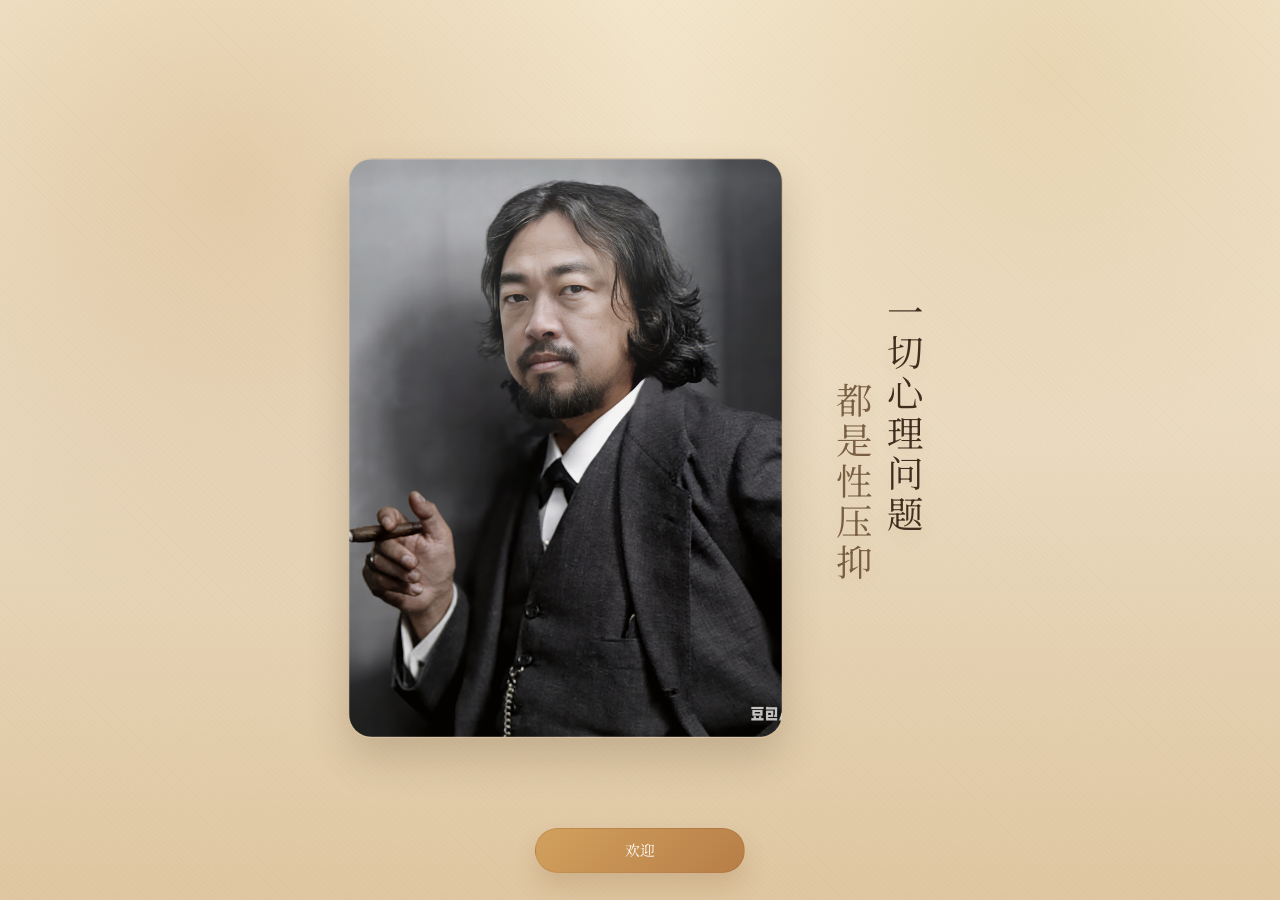
<file: index.html>
<!doctype html>
<html lang="zh-CN">
  <head>
    <meta charset="utf-8">
    <meta name="viewport" content="width=device-width, initial-scale=1">
    <title>导引页 | 论语——峰哥亡命天涯</title>
    <link rel="stylesheet" href="app/static/css/variables.css">
    <link rel="stylesheet" href="app/static/css/base.css">
    <link rel="stylesheet" href="app/static/css/layout.css">
    <link rel="stylesheet" href="app/static/css/components.css">
    <link rel="stylesheet" href="app/static/css/animations.css">
  </head>
  <body class="is-landing">
    <div class="site-grain" aria-hidden="true"></div>
    <main class="page-shell page-shell-landing">
      <section class="guide-shell container">
        <div class="guide-photo-frame">
          <img
            src="app/static/img/fengge-photo.png"
            alt="峰哥照片"
            loading="eager"
            onerror="this.style.display='none'; this.nextElementSibling.style.display='grid';"
          >
          <div class="guide-photo-fallback" style="display: none;">
            <p>请放置图片：</p>
            <code>app/static/img/fengge-photo.png</code>
          </div>
        </div>

        <div class="guide-copy" aria-label="一切心理问题，都是性压抑">
          <p class="guide-vertical guide-vertical-left">都是性压抑</p>
          <p class="guide-vertical guide-vertical-right">一切心理问题</p>
        </div>

        <div class="guide-bottom-action">
          <a class="btn btn-solid btn-entry guide-enter" href="home.html">欢迎</a>
        </div>
      </section>
    </main>

    <script src="app/static/js/main.js" defer></script>
  </body>
</html>
</file>
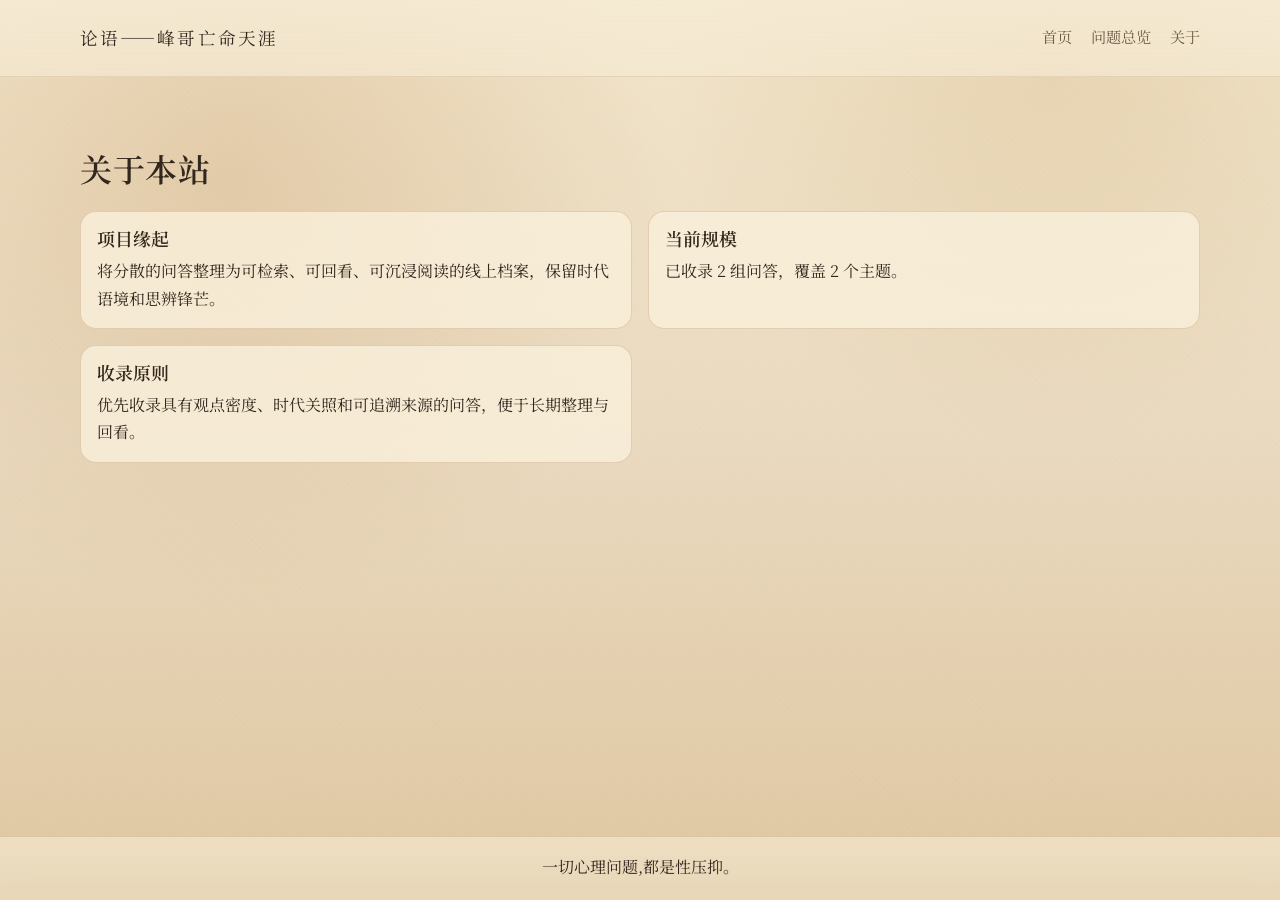
<file: about.html>
<!doctype html>
<html lang="zh-CN">
  <head>
    <meta charset="utf-8">
    <meta name="viewport" content="width=device-width, initial-scale=1">
    <title>关于 | 论语——峰哥亡命天涯</title>
    <link rel="stylesheet" href="app/static/css/variables.css">
    <link rel="stylesheet" href="app/static/css/base.css">
    <link rel="stylesheet" href="app/static/css/layout.css">
    <link rel="stylesheet" href="app/static/css/components.css">
    <link rel="stylesheet" href="app/static/css/animations.css">
  </head>
  <body>
    <div class="site-grain" aria-hidden="true"></div>
    <header class="site-header">
      <div class="container nav-shell">
        <a href="home.html" class="brand">
          <span class="brand-cn">论语——峰哥亡命天涯</span>
        </a>
        <nav class="site-nav" aria-label="主导航">
          <a href="home.html">首页</a>
          <a href="quotes.html">问题总览</a>
          <a href="about.html">关于</a>
        </nav>
      </div>
    </header>

    <main class="page-shell">
      <section class="container section-block about">
        <div class="section-head reveal">
          <h1>关于本站</h1>
        </div>

        <div class="about-grid">
          <article class="about-card reveal">
            <h2>项目缘起</h2>
            <p>将分散的问答整理为可检索、可回看、可沉浸阅读的线上档案，保留时代语境和思辨锋芒。</p>
          </article>
          <article class="about-card reveal">
            <h2>当前规模</h2>
            <p>已收录 <span id="about-total">0</span> 组问答，覆盖 <span id="about-topics">0</span> 个主题。</p>
          </article>
          <article class="about-card reveal">
            <h2>收录原则</h2>
            <p>优先收录具有观点密度、时代关照和可追溯来源的问答，便于长期整理与回看。</p>
          </article>
        </div>
      </section>
    </main>

    <footer class="site-footer">
      <div class="container footer-inner">
        <p>一切心理问题,都是性压抑。</p>
      </div>
    </footer>

    <script src="app/static/js/main.js" defer></script>
    <script type="module" src="app/static/js/about.js"></script>
  </body>
</html>
</file>
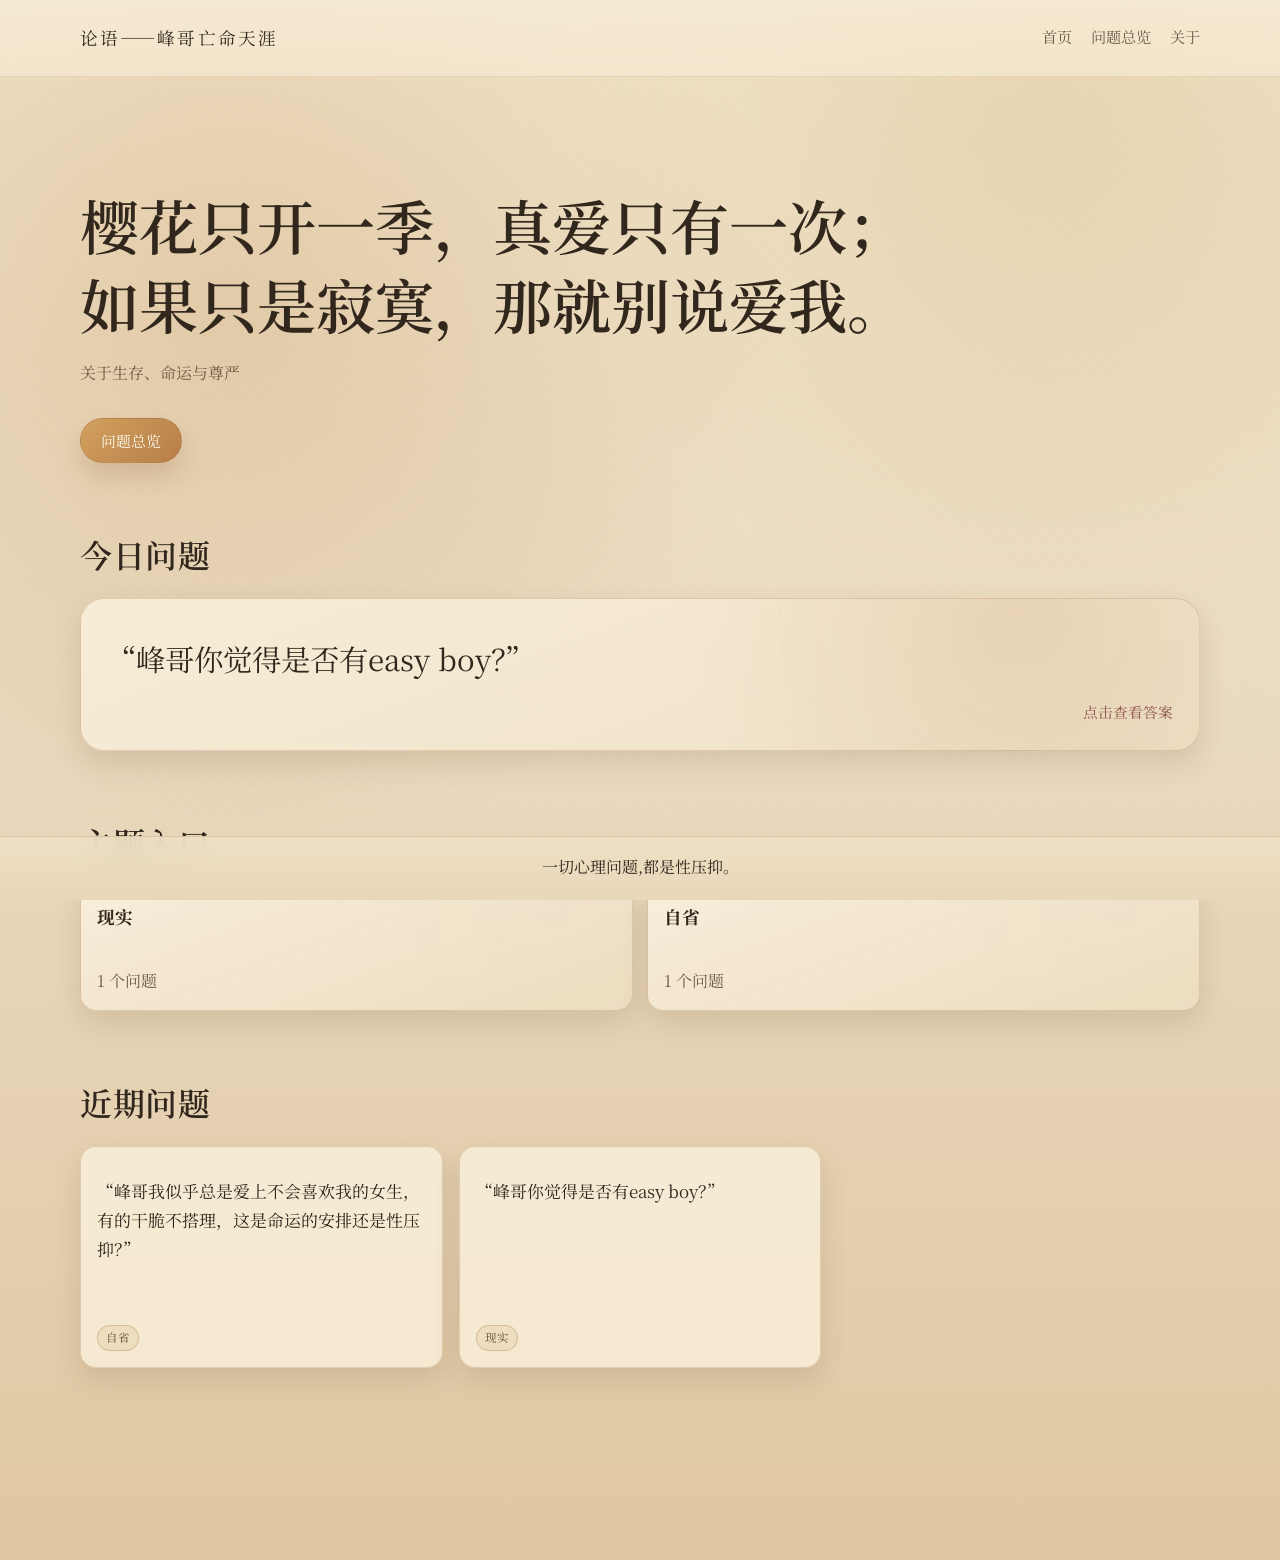
<file: home.html>
<!doctype html>
<html lang="zh-CN">
  <head>
    <meta charset="utf-8">
    <meta name="viewport" content="width=device-width, initial-scale=1">
    <title>首页 | 论语——峰哥亡命天涯</title>
    <link rel="stylesheet" href="app/static/css/variables.css">
    <link rel="stylesheet" href="app/static/css/base.css">
    <link rel="stylesheet" href="app/static/css/layout.css">
    <link rel="stylesheet" href="app/static/css/components.css">
    <link rel="stylesheet" href="app/static/css/animations.css">
  </head>
  <body>
    <div class="site-grain" aria-hidden="true"></div>
    <header class="site-header">
      <div class="container nav-shell">
        <a href="home.html" class="brand">
          <span class="brand-cn">论语——峰哥亡命天涯</span>
        </a>
        <nav class="site-nav" aria-label="主导航">
          <a href="home.html">首页</a>
          <a href="quotes.html">问题总览</a>
          <a aria-disabled="true" href="about.html">关于</a>
        </nav>
      </div>
    </header>

    <main class="page-shell">
      <section class="hero container">
        <h1 class="hero-title reveal">
          <span class="hero-title-line">樱花只开一季，真爱只有一次；</span>
          <span class="hero-title-line">如果只是寂寞，那就别说爱我。</span>
        </h1>
        <p class="hero-subtitle reveal">关于生存、命运与尊严</p>
        <div class="hero-actions reveal">
          <a class="btn btn-solid btn-entry" href="quotes.html">问题总览</a>
        </div>
      </section>

      <section class="container section-block">
        <div class="section-head reveal">
          <h2>今日问题</h2>
        </div>
        <article id="featured-quote" class="featured-quote reveal"></article>
      </section>

      <section class="container section-block">
        <div class="section-head reveal">
          <h2>主题入口</h2>
        </div>
        <div id="topic-grid" class="topic-grid"></div>
      </section>

      <section class="container section-block">
        <div class="section-head reveal">
          <h2>近期问题</h2>
        </div>
        <div id="recent-grid" class="quote-grid"></div>
      </section>
    </main>

    <footer class="site-footer">
      <div class="container footer-inner">
        <p>一切心理问题,都是性压抑。</p>
      </div>
    </footer>

    <script src="app/static/js/main.js" defer></script>
    <script type="module" src="app/static/js/home.js"></script>
  </body>
</html>
</file>
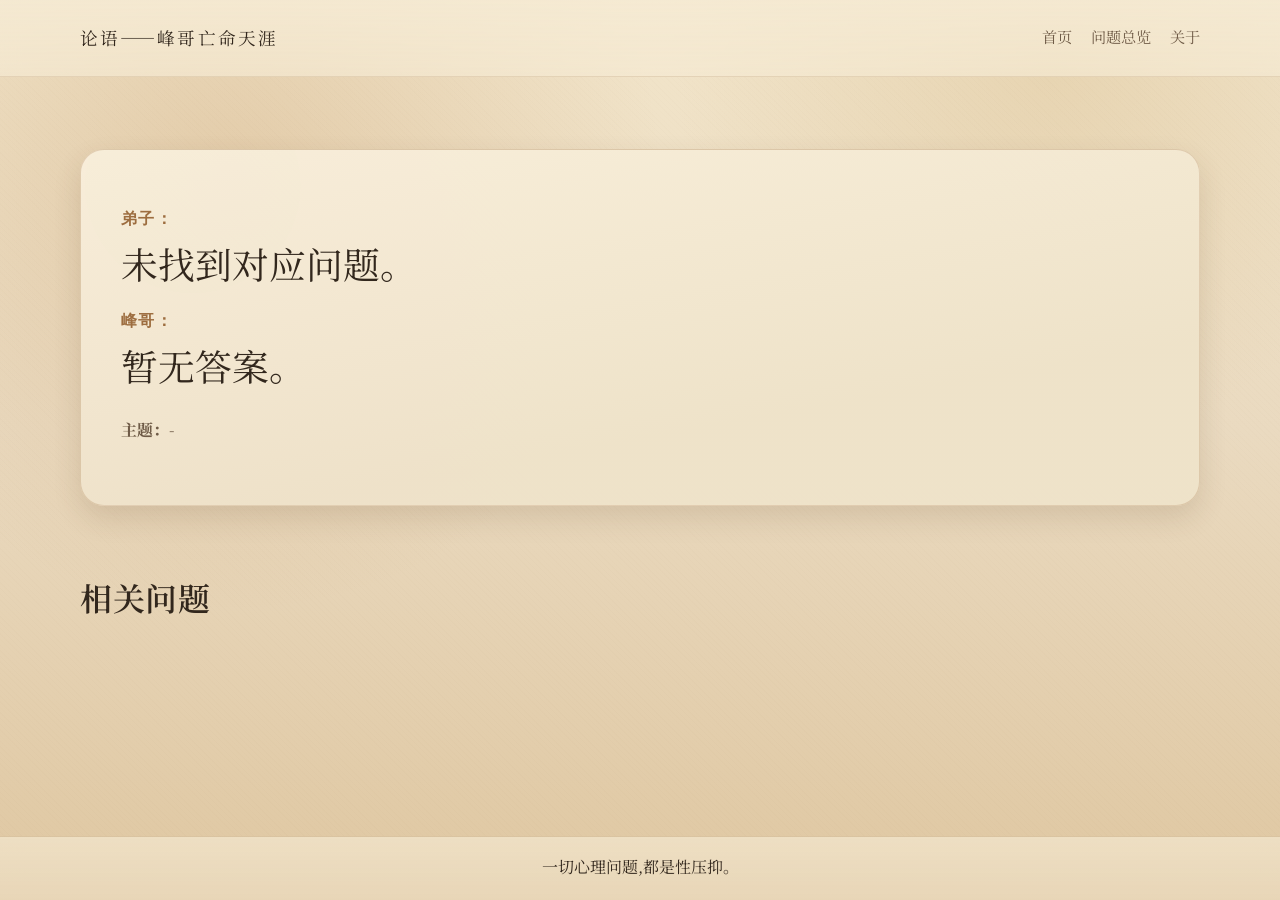
<file: quote.html>
<!doctype html>
<html lang="zh-CN">
  <head>
    <meta charset="utf-8">
    <meta name="viewport" content="width=device-width, initial-scale=1">
    <title>答案详情 | 论语——峰哥亡命天涯</title>
    <link rel="stylesheet" href="app/static/css/variables.css">
    <link rel="stylesheet" href="app/static/css/base.css">
    <link rel="stylesheet" href="app/static/css/layout.css">
    <link rel="stylesheet" href="app/static/css/components.css">
    <link rel="stylesheet" href="app/static/css/animations.css">
  </head>
  <body>
    <div class="site-grain" aria-hidden="true"></div>
    <header class="site-header">
      <div class="container nav-shell">
        <a href="home.html" class="brand">
          <span class="brand-cn">论语——峰哥亡命天涯</span>
        </a>
        <nav class="site-nav" aria-label="主导航">
          <a href="home.html">首页</a>
          <a href="quotes.html">问题总览</a>
          <a href="about.html">关于</a>
        </nav>
      </div>
    </header>

    <main class="page-shell">
      <article class="container section-block quote-detail">
        <header class="quote-detail-head reveal">
        </header>

        <section class="detail-block reveal">
          <h2 class="detail-block-title">弟子：</h2>
          <blockquote id="detail-question" class="quote-detail-text"></blockquote>
        </section>

        <section class="detail-block reveal">
          <h2 class="detail-block-title">峰哥：</h2>
          <p id="detail-answer" class="detail-answer"></p>
        </section>

        <section class="detail-meta reveal">
          <p><strong>主题：</strong><span id="detail-topics"></span></p>
        </section>

        <nav class="detail-nav reveal" aria-label="相邻问题导航">
          <a id="prev-link" href="#" hidden></a>
          <a id="next-link" href="#" hidden></a>
        </nav>
      </article>

      <section class="container section-block">
        <div class="section-head reveal">
          <h2>相关问题</h2>
        </div>
        <div id="related-grid" class="quote-grid quote-grid-compact"></div>
      </section>
    </main>

    <footer class="site-footer">
      <div class="container footer-inner">
        <p>一切心理问题,都是性压抑。</p>
      </div>
    </footer>

    <script src="app/static/js/main.js" defer></script>
    <script type="module" src="app/static/js/quote.js"></script>
  </body>
</html>
</file>
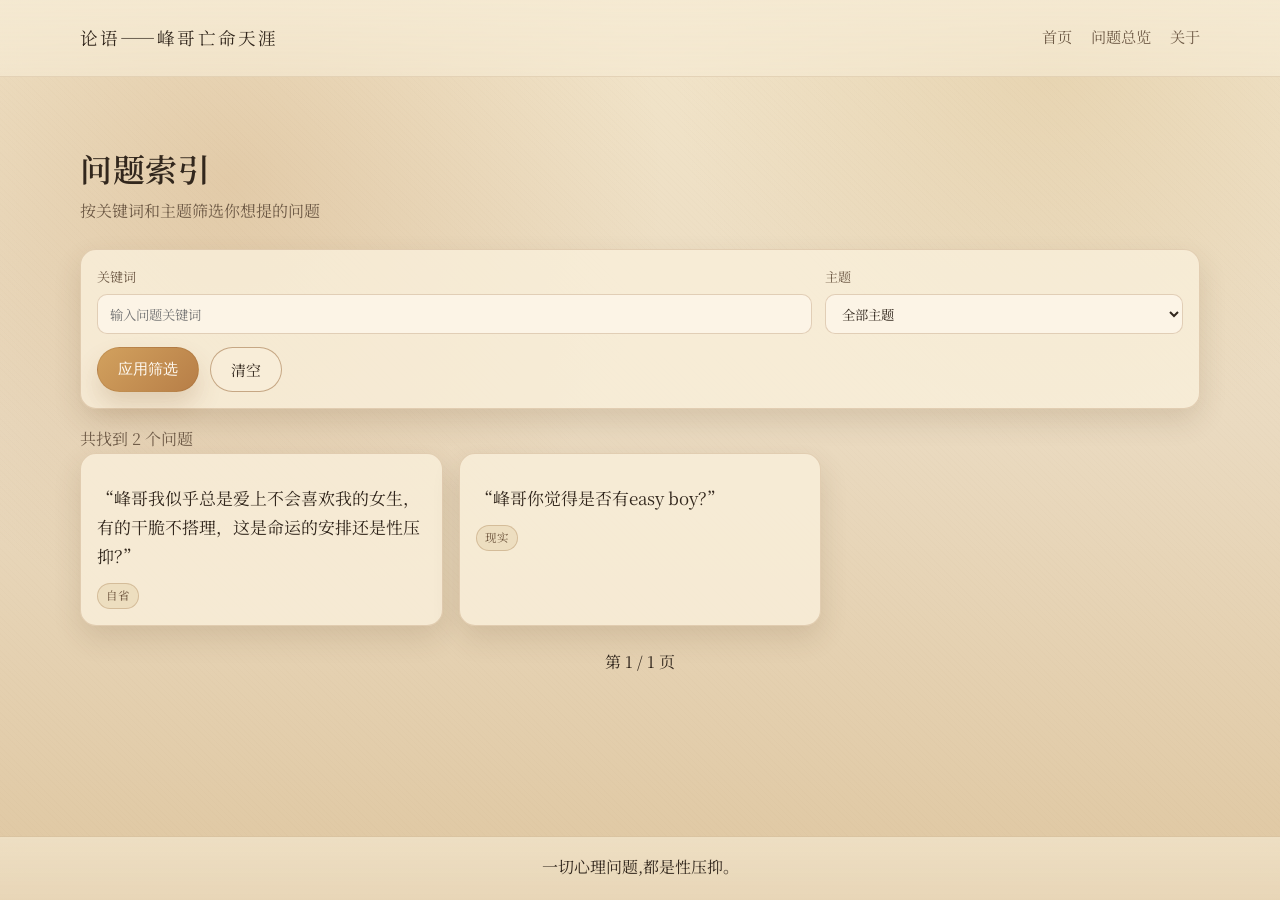
<file: quotes.html>
<!doctype html>
<html lang="zh-CN">
  <head>
    <meta charset="utf-8">
    <meta name="viewport" content="width=device-width, initial-scale=1">
    <title>问题总览 | 论语——峰哥亡命天涯</title>
    <link rel="stylesheet" href="app/static/css/variables.css">
    <link rel="stylesheet" href="app/static/css/base.css">
    <link rel="stylesheet" href="app/static/css/layout.css">
    <link rel="stylesheet" href="app/static/css/components.css">
    <link rel="stylesheet" href="app/static/css/animations.css">
  </head>
  <body>
    <div class="site-grain" aria-hidden="true"></div>
    <header class="site-header">
      <div class="container nav-shell">
        <a href="home.html" class="brand">
          <span class="brand-cn">论语——峰哥亡命天涯</span>
        </a>
        <nav class="site-nav" aria-label="主导航">
          <a href="home.html">首页</a>
          <a href="quotes.html">问题总览</a>
          <a href="about.html">关于</a>
        </nav>
      </div>
    </header>

    <main class="page-shell">
      <section class="container section-block">
        <div class="section-head reveal">
          <h1>问题索引</h1>
          <p>按关键词和主题筛选你想提的问题</p>
        </div>

        <form id="filter-form" class="filter-panel reveal">
          <div class="filter-field filter-search">
            <label for="q">关键词</label>
            <input id="q" type="search" name="q" placeholder="输入问题关键词">
          </div>
          <div class="filter-field">
            <label for="topic">主题</label>
            <select id="topic" name="topic">
              <option value="">全部主题</option>
            </select>
          </div>
          <div class="filter-actions">
            <button class="btn btn-solid btn-entry" type="submit">应用筛选</button>
            <a class="btn btn-outline" href="quotes.html">清空</a>
          </div>
        </form>

        <p id="result-count" class="result-count reveal"></p>

        <div id="quote-grid" class="quote-grid"></div>

        <nav id="pagination" class="pagination reveal" aria-label="分页"></nav>
      </section>
    </main>

    <footer class="site-footer">
      <div class="container footer-inner">
        <p> 一切心理问题,都是性压抑。</p>
      </div>
    </footer>

    <script src="app/static/js/main.js" defer></script>
    <script type="module" src="app/static/js/quotes.js"></script>
  </body>
</html>
</file>
<file: app/static/css/variables.css>
:root {
  --bg-paper: #efe2c7;
  --bg-deep: #d9c5a1;
  --bg-panel: rgba(249, 239, 219, 0.82);
  --bg-panel-strong: rgba(244, 232, 208, 0.94);
  --text-main: #32271d;
  --text-soft: #6f5b47;
  --line-muted: #b6966e;
  --accent-bronze: #9d6d3f;
  --accent-wine: #8f574d;
  --accent-ink: #21170f;
  --accent-gold-soft: #c79e61;
  --font-cn: "Noto Serif SC", "Source Han Serif SC", "Songti SC", "STSong", serif;
  --font-en: "Cormorant Garamond", "Times New Roman", serif;
  --shadow-soft: 0 12px 28px rgba(85, 59, 28, 0.14);
  --shadow-deep: 0 20px 42px rgba(67, 45, 19, 0.2);
  --radius-sm: 10px;
  --radius-md: 16px;
  --radius-lg: 24px;
  --container: min(1120px, 92vw);
}
</file>
<file: app/static/css/base.css>
@import url("https://fonts.googleapis.com/css2?family=Cormorant+Garamond:wght@400;600;700&family=Noto+Serif+SC:wght@400;500;700&display=swap");

*,
*::before,
*::after {
  box-sizing: border-box;
}

html,
body {
  margin: 0;
  padding: 0;
}

html {
  background: #ead7b7;
}

body {
  color: var(--text-main);
  background:
    radial-gradient(circle at 18% 20%, rgba(182, 126, 64, 0.22) 0%, transparent 34%),
    radial-gradient(circle at 82% 8%, rgba(214, 185, 135, 0.34) 0%, transparent 28%),
    linear-gradient(180deg, #f2e5ca 0%, #eadac0 48%, #dfc7a1 100%);
  font-family: var(--font-cn);
  line-height: 1.72;
  min-height: 100vh;
  position: relative;
  overflow-x: hidden;
  display: flex;
  flex-direction: column;
}

.site-grain {
  pointer-events: none;
  position: fixed;
  inset: 0;
  background-image:
    repeating-linear-gradient(
      45deg,
      rgba(84, 56, 24, 0.025) 0px,
      rgba(84, 56, 24, 0.025) 1px,
      transparent 1px,
      transparent 4px
    );
  opacity: 0.3;
  z-index: 0;
}

a {
  color: inherit;
  text-decoration: none;
}

p {
  margin: 0;
}

h1,
h2,
h3 {
  margin: 0;
  line-height: 1.2;
  font-weight: 600;
}

blockquote {
  margin: 0;
}

.container {
  width: var(--container);
  margin: 0 auto;
}

.page-shell {
  position: relative;
  z-index: 1;
  padding-bottom: calc(5rem + 7rem);
  flex: 1;
}

.section-block {
  margin-top: 4.5rem;
}

.section-head {
  margin-bottom: 1.5rem;
}

.section-head h1,
.section-head h2 {
  font-size: clamp(1.5rem, 1.2rem + 1vw, 2.3rem);
  letter-spacing: 0.02em;
}

.section-head p {
  margin-top: 0.6rem;
  color: var(--text-soft);
}

.empty-state {
  padding: 2.5rem 1.5rem;
  border: 1px solid var(--line-muted);
  border-radius: var(--radius-md);
  background: var(--bg-panel);
}

.is-landing .site-grain {
  opacity: 0.42;
}
</file>
<file: app/static/css/layout.css>
.site-header {
  position: sticky;
  top: 0;
  backdrop-filter: blur(9px);
  background: linear-gradient(to bottom, rgba(245, 234, 211, 0.9), rgba(245, 234, 211, 0.68));
  border-bottom: 1px solid rgba(157, 109, 63, 0.18);
  z-index: 50;
}

.nav-shell {
  min-height: 76px;
  display: flex;
  align-items: center;
  justify-content: space-between;
  gap: 1.2rem;
}

.brand {
  display: inline-flex;
  flex-direction: column;
  line-height: 1.15;
}

.brand-cn {
  font-size: 1.1rem;
  letter-spacing: 0.12em;
}

.brand-en {
  margin-top: 0.2rem;
  font-size: 0.86rem;
  font-family: var(--font-en);
  color: var(--accent-bronze);
  letter-spacing: 0.14em;
  text-transform: uppercase;
}

.site-nav {
  display: flex;
  gap: 1.2rem;
  font-size: 0.95rem;
}

.site-nav a {
  position: relative;
  color: var(--text-soft);
  padding-bottom: 0.1rem;
}

.site-nav a::after {
  content: "";
  position: absolute;
  left: 0;
  bottom: -0.15rem;
  width: 100%;
  height: 1px;
  background: var(--accent-bronze);
  transform: scaleX(0);
  transform-origin: left;
  transition: transform 0.35s ease;
}

.site-nav a:hover::after,
.site-nav a:focus-visible::after {
  transform: scaleX(1);
}

.hero {
  padding-top: clamp(3rem, 8vw, 6rem);
}

.hero-kicker {
  font-size: 0.9rem;
  letter-spacing: 0.28em;
  text-transform: uppercase;
  color: var(--accent-bronze);
  font-family: var(--font-en);
}

.hero-title {
  margin-top: 1rem;
  max-width: 32ch;
  font-size: clamp(2rem, 1.3rem + 3vw, 4rem);
  display: flex;
  flex-direction: column;
  gap: 0.14em;
}

.hero-title-line {
  display: inline-block;
  white-space: nowrap;
}

.hero-subtitle {
  margin-top: 1.2rem;
  max-width: 56ch;
  color: var(--text-soft);
}

.hero-actions {
  margin-top: 2rem;
  display: flex;
  flex-wrap: wrap;
  gap: 0.8rem;
}

.site-footer {
  position: fixed;
  left: 0;
  right: 0;
  bottom: 0;
  z-index: 40;
  border-top: 1px solid rgba(157, 109, 63, 0.18);
  padding: 1rem 0 1.2rem;
  background: linear-gradient(to top, rgba(232, 214, 184, 0.96), rgba(239, 225, 198, 0.9));
  backdrop-filter: blur(10px);
  color: var(--text-main);
}

.footer-inner {
  display: flex;
  flex-wrap: wrap;
  justify-content: center;
  gap: 0.8rem;
  text-align: center;
}

.about-grid {
  display: grid;
  grid-template-columns: repeat(2, minmax(0, 1fr));
  gap: 1rem;
}

.page-shell-landing {
  min-height: 100vh;
  display: grid;
  place-items: center;
  padding: 1rem 0 1.25rem;
  overflow: hidden;
}

.guide-shell {
  width: min(980px, 94vw);
  min-height: clamp(420px, 66vh, 660px);
  display: flex;
  align-items: center;
  justify-content: center;
  gap: clamp(1.4rem, 4vw, 4.4rem);
}

.guide-photo-frame {
  width: clamp(340px, 34vw, 520px);
  aspect-ratio: 3 / 4;
  border-radius: var(--radius-lg);
  overflow: hidden;
  border: 1px solid rgba(157, 109, 63, 0.28);
  background:
    radial-gradient(circle at 20% 20%, rgba(200, 149, 80, 0.22), transparent 45%),
    linear-gradient(160deg, rgba(250, 238, 214, 0.94), rgba(231, 214, 186, 0.94));
  box-shadow: var(--shadow-deep);
  position: relative;
}

.guide-photo-frame::after {
  content: "";
  position: absolute;
  inset: 0;
  background:
    radial-gradient(circle at 50% 20%, rgba(255, 248, 233, 0.22), transparent 32%),
    linear-gradient(180deg, rgba(255, 255, 255, 0), rgba(39, 23, 10, 0.14));
  box-shadow: inset 0 0 0 1px rgba(255, 249, 236, 0.22);
  pointer-events: none;
  opacity: 0.78;
}

.guide-photo-frame img {
  width: 100%;
  height: 100%;
  object-fit: cover;
  object-position: center top;
  display: block;
  filter: contrast(1.06) saturate(0.82);
}

.guide-photo-fallback {
  width: 90%;
  height: 90%;
  display: grid;
  place-content: center;
  text-align: center;
  gap: 0.55rem;
  color: var(--text-soft);
  padding: 1.4rem;
}

.guide-photo-fallback code {
  background: rgba(12, 9, 7, 0.75);
  border: 1px solid rgba(182, 142, 87, 0.35);
  border-radius: 8px;
  padding: 0.35rem 0.55rem;
}

.guide-copy {
  display: flex;
  align-items: center;
  justify-content: flex-end;
  gap: clamp(0.5rem, 1vw, 1rem);
  min-height: min(72vh, 680px);
  padding-right: clamp(0.1rem, 0.6vw, 0.5rem);
}

.guide-vertical {
  margin: 0;
  writing-mode: vertical-rl;
  text-orientation: mixed;
  font-size: clamp(1.8rem, 1rem + 1.6vw, 3rem);
  line-height: 1.05;
  letter-spacing: 0.12em;
  color: rgba(58, 39, 20, 0.88);
  text-shadow: 0 8px 20px rgba(120, 83, 40, 0.08);
}

.guide-vertical-left {
  color: rgba(86, 56, 28, 0.76);
  transform: translateY(34px);
}

.guide-vertical-right {
  color: rgba(48, 31, 16, 0.92);
  transform: translateY(-34px);
}

.guide-bottom-action {
  position: fixed;
  left: 50%;
  bottom: 1.7rem;
  transform: translateX(-50%);
  z-index: 45;
  display: grid;
  place-items: center;
  width: max-content;
}

.guide-enter {
  width: auto;
  min-width: 210px;
  min-height: 46px;
  font-size: 1rem;
  box-shadow: 0 10px 24px rgba(3, 2, 1, 0.5);
}

@media (max-width: 900px) {
  .site-nav {
    gap: 0.75rem;
    font-size: 0.88rem;
  }

  .brand-cn {
    font-size: 0.95rem;
    letter-spacing: 0.08em;
  }

  .about-grid {
    grid-template-columns: 1fr;
  }

  .guide-shell {
    width: min(94vw, 860px);
    min-height: clamp(420px, 62vh, 640px);
    gap: 1.4rem;
  }

  .guide-photo-frame {
    width: clamp(300px, 50vw, 460px);
  }

  .guide-copy {
    min-height: auto;
  }

  .guide-vertical {
    font-size: clamp(1.5rem, 0.8rem + 1.8vw, 2.4rem);
  }

  .guide-vertical-left {
    transform: translateY(22px);
  }

  .guide-vertical-right {
    transform: translateY(-22px);
  }
}

@media (max-width: 700px) {
  .nav-shell {
    min-height: 68px;
    align-items: flex-start;
    flex-direction: column;
    justify-content: center;
    padding: 0.7rem 0;
  }

  .site-nav {
    width: 100%;
    justify-content: space-between;
  }

  .hero-title-line {
    white-space: normal;
  }

  .guide-shell {
    width: min(96vw, 640px);
    min-height: auto;
    gap: 1rem;
  }

  .guide-photo-frame {
    width: min(64vw, 300px);
    border-radius: 18px;
  }

  .guide-copy {
    gap: 0.35rem;
    align-self: stretch;
  }

  .guide-vertical {
    font-size: clamp(1.25rem, 0.95rem + 1.3vw, 1.8rem);
  }

  .guide-vertical-left {
    transform: translateY(14px);
  }

  .guide-vertical-right {
    transform: translateY(-14px);
  }

  .guide-bottom-action {
    bottom: 1.2rem;
  }
}

@media (max-width: 420px) {
  .guide-shell {
    width: 100vw;
    gap: 0.7rem;
  }

  .guide-photo-frame {
    width: min(62vw, 250px);
    border-radius: 14px;
  }

  .guide-vertical {
    font-size: 1.08rem;
    letter-spacing: 0.08em;
  }

  .guide-vertical-left,
  .guide-vertical-right {
    transform: none;
  }

  .guide-bottom-action {
    bottom: 1rem;
  }
}
</file>
<file: app/static/css/components.css>
.btn {
  display: inline-flex;
  align-items: center;
  justify-content: center;
  min-height: 42px;
  padding: 0.55rem 1.25rem;
  border-radius: 999px;
  border: 1px solid transparent;
  transition: all 0.32s ease;
  font-size: 0.93rem;
}

.btn-solid {
  background: linear-gradient(140deg, #a87743, #8f5f34);
  color: #fff6ea;
  box-shadow: var(--shadow-soft);
}

.btn-entry {
  background: linear-gradient(135deg, #d2a15e, #b77e47);
  border-color: rgba(126, 79, 35, 0.16);
  color: #fffaf2;
  box-shadow: 0 14px 24px rgba(126, 79, 35, 0.18);
}

.btn-solid:hover,
.btn-solid:focus-visible {
  transform: translateY(-1px);
  filter: brightness(1.05);
}

.btn-outline {
  border-color: rgba(157, 109, 63, 0.55);
  color: var(--text-main);
  background: rgba(248, 238, 218, 0.72);
}

.btn-outline:hover,
.btn-outline:focus-visible {
  background: rgba(244, 230, 204, 0.94);
}

.featured-quote {
  background:
    radial-gradient(circle at 84% 10%, rgba(186, 134, 74, 0.18), transparent 35%),
    linear-gradient(160deg, rgba(248, 237, 216, 0.96), rgba(238, 225, 200, 0.96));
  border: 1px solid rgba(157, 109, 63, 0.24);
  box-shadow: var(--shadow-soft);
  border-radius: var(--radius-lg);
  padding: clamp(1.4rem, 2vw, 2.2rem);
  display: flex;
  flex-direction: column;
}

.featured-label {
  display: inline-block;
  font-family: var(--font-en);
  letter-spacing: 0.12em;
  text-transform: uppercase;
  color: var(--accent-gold-soft);
  font-size: 0.8rem;
}

.featured-quote blockquote {
  margin-top: 0.8rem;
  font-size: clamp(1.3rem, 1.08rem + 0.95vw, 2rem);
  line-height: 1.46;
}

.featured-quote footer {
  margin-top: auto;
  display: flex;
  justify-content: flex-end;
  align-items: flex-end;
  color: var(--text-soft);
  font-size: 0.92rem;
  padding-top: 1.2rem;
}

.featured-quote footer a {
  color: var(--accent-wine);
}

.topic-grid {
  display: grid;
  grid-template-columns: repeat(auto-fit, minmax(170px, 1fr));
  gap: 0.9rem;
}

.topic-card {
  min-height: 126px;
  border-radius: var(--radius-md);
  border: 1px solid rgba(157, 109, 63, 0.28);
  background:
    linear-gradient(160deg, rgba(248, 238, 219, 0.96), rgba(236, 221, 193, 0.92)),
    radial-gradient(circle at 85% 10%, rgba(176, 129, 70, 0.18), transparent 36%);
  box-shadow: var(--shadow-soft);
  padding: 1rem;
  display: flex;
  flex-direction: column;
  justify-content: space-between;
  transition: transform 0.36s ease, box-shadow 0.36s ease;
}

.topic-card:hover {
  transform: translateY(-4px);
  box-shadow: var(--shadow-deep);
}

.topic-card strong {
  font-size: 1.1rem;
}

.topic-card span {
  color: var(--text-soft);
}

.quote-grid {
  display: grid;
  grid-template-columns: repeat(3, minmax(0, 1fr));
  gap: 1rem;
}

.quote-grid-compact {
  grid-template-columns: repeat(auto-fit, minmax(230px, 1fr));
}

.quote-card {
  border-radius: var(--radius-md);
  border: 1px solid rgba(157, 109, 63, 0.24);
  background: var(--bg-panel);
  box-shadow: var(--shadow-soft);
  transition: transform 0.35s ease, border-color 0.35s ease, box-shadow 0.35s ease;
}

.quote-card:hover {
  transform: translateY(-5px);
  border-color: #b58a55;
  box-shadow: var(--shadow-deep);
}

.quote-card-link {
  display: block;
  height: 100%;
  padding: 1rem;
}

.quote-text {
  margin-top: 0.8rem;
  font-size: 1.06rem;
}

.quote-tags {
  margin-top: 0.8rem;
  display: flex;
  flex-wrap: wrap;
  gap: 0.4rem;
}

#recent-grid .quote-card-link {
  display: flex;
  flex-direction: column;
  min-height: 220px;
}

#recent-grid .quote-text {
  display: -webkit-box;
  -webkit-box-orient: vertical;
  -webkit-line-clamp: 4;
  overflow: hidden;
  text-overflow: ellipsis;
}

#recent-grid .quote-tags {
  margin-top: auto;
  padding-top: 0.9rem;
}

.tag {
  border: 1px solid rgba(157, 109, 63, 0.3);
  background: rgba(236, 220, 189, 0.86);
  color: #6b513a;
  padding: 0.13rem 0.5rem;
  border-radius: 999px;
  font-size: 0.72rem;
}

.filter-panel {
  border: 1px solid rgba(157, 109, 63, 0.24);
  border-radius: var(--radius-md);
  background: var(--bg-panel);
  box-shadow: var(--shadow-soft);
  padding: 1rem;
  display: grid;
  grid-template-columns: 2fr 1fr;
  gap: 0.8rem;
}

.filter-field {
  display: flex;
  flex-direction: column;
  gap: 0.35rem;
}

.filter-field label {
  font-size: 0.82rem;
  color: var(--text-soft);
}

.filter-field input,
.filter-field select {
  width: 100%;
  height: 2.55rem;
  border: 1px solid rgba(157, 109, 63, 0.28);
  border-radius: 10px;
  padding: 0 0.72rem;
  background: rgba(252, 245, 231, 0.95);
  color: var(--text-main);
  font-family: var(--font-cn);
}

.filter-actions {
  grid-column: 1 / -1;
  display: flex;
  flex-wrap: wrap;
  gap: 0.7rem;
}

.result-count {
  margin-top: 1rem;
  color: var(--text-soft);
}

.pagination {
  margin-top: 1.4rem;
  display: flex;
  justify-content: center;
  align-items: center;
  gap: 0.9rem;
}

.pagination a {
  padding: 0.3rem 0.7rem;
  border: 1px solid rgba(157, 109, 63, 0.36);
  border-radius: 999px;
  background: rgba(245, 232, 207, 0.96);
}

.quote-detail {
  border: 1px solid rgba(157, 109, 63, 0.24);
  border-radius: var(--radius-lg);
  padding: clamp(1.2rem, 1rem + 2vw, 2.5rem);
  background:
    linear-gradient(170deg, rgba(248, 238, 218, 0.98) 0%, rgba(238, 226, 201, 0.98) 70%),
    radial-gradient(circle at 10% 10%, rgba(180, 132, 70, 0.14), transparent 35%);
  box-shadow: var(--shadow-soft);
}

.quote-detail-head {
  display: flex;
  flex-wrap: wrap;
  align-items: center;
  justify-content: center;
  gap: 0.7rem;
  text-align: center;
}

.quote-detail-text {
  margin-top: 0.45rem;
  font-size: clamp(1.5rem, 1.1rem + 1.5vw, 2.3rem);
  line-height: 1.5;
}

.detail-block {
  margin-top: 1.25rem;
}

.detail-block-title {
  font-size: 1rem;
  letter-spacing: 0.08em;
  text-transform: uppercase;
  color: var(--accent-bronze);
  font-family: var(--font-en);
}

.detail-answer {
  margin-top: 0.45rem;
  font-size: clamp(1.5rem, 1.1rem + 1.5vw, 2.3rem);
  line-height: 1.5;
}

.detail-meta {
  margin-top: 1.4rem;
  display: grid;
  gap: 0.3rem;
  color: var(--text-soft);
}

.detail-nav {
  margin-top: 1.4rem;
  display: flex;
  justify-content: space-between;
  gap: 0.75rem;
}

.detail-nav a {
  border: 1px solid rgba(157, 109, 63, 0.34);
  padding: 0.5rem 0.8rem;
  border-radius: 999px;
  background: rgba(244, 230, 204, 0.92);
  max-width: 48%;
  white-space: nowrap;
  overflow: hidden;
  text-overflow: ellipsis;
}

.about-card {
  border: 1px solid rgba(157, 109, 63, 0.24);
  border-radius: var(--radius-md);
  background: var(--bg-panel);
  padding: 1rem;
}

.about-card h2 {
  font-size: 1.12rem;
  margin-bottom: 0.45rem;
}

@media (max-width: 960px) {
  .quote-grid {
    grid-template-columns: repeat(2, minmax(0, 1fr));
  }

  .filter-panel {
    grid-template-columns: repeat(2, minmax(0, 1fr));
  }

  .filter-search {
    grid-column: 1 / -1;
  }
}

@media (max-width: 700px) {
  .quote-grid,
  .quote-grid-compact {
    grid-template-columns: 1fr;
  }

  .filter-panel {
    grid-template-columns: 1fr;
  }

  .detail-nav {
    flex-direction: column;
  }

  .detail-nav a {
    max-width: 100%;
  }

  .featured-quote footer {
    justify-content: flex-end;
  }

  #recent-grid .quote-card-link {
    min-height: 190px;
  }
}
</file>
<file: app/static/css/animations.css>
@keyframes paperDrift {
  0% {
    transform: translate3d(0, 0, 0);
  }
  50% {
    transform: translate3d(0, -4px, 0);
  }
  100% {
    transform: translate3d(0, 0, 0);
  }
}

@keyframes fadePage {
  from {
    opacity: 0;
    transform: translateY(8px);
  }
  to {
    opacity: 1;
    transform: translateY(0);
  }
}

@keyframes guideFadeIn {
  from {
    opacity: 0;
    transform: translateY(22px) scale(0.985);
  }
  to {
    opacity: 1;
    transform: translateY(0) scale(1);
  }
}

@keyframes guideButtonIn {
  from {
    opacity: 0;
    transform: translateY(14px);
  }
  to {
    opacity: 1;
    transform: translateY(0);
  }
}

body {
  animation: fadePage 0.6s ease-out;
}

body.is-landing {
  animation-duration: 0.8s;
}

.hero {
  animation: paperDrift 10s ease-in-out infinite;
}

.reveal {
  opacity: 0;
  transform: translateY(16px);
  transition: opacity 0.6s ease, transform 0.6s ease;
}

.reveal.is-visible {
  opacity: 1;
  transform: translateY(0);
}

.reveal:nth-child(2) {
  transition-delay: 0.05s;
}

.reveal:nth-child(3) {
  transition-delay: 0.1s;
}

.is-landing .guide-photo-frame {
  animation: guideFadeIn 1.7s cubic-bezier(0.16, 0.8, 0.2, 1) both;
}

.is-landing .guide-enter {
  opacity: 0;
  animation: guideButtonIn 1s ease-out 0.9s forwards;
}

@media (prefers-reduced-motion: reduce) {
  *,
  *::before,
  *::after {
    animation: none !important;
    transition: none !important;
    scroll-behavior: auto !important;
  }

  .reveal {
    opacity: 1;
    transform: none;
  }

  .is-landing .guide-photo-frame,
  .is-landing .guide-enter {
    opacity: 1;
    transform: none;
  }
}
</file>
